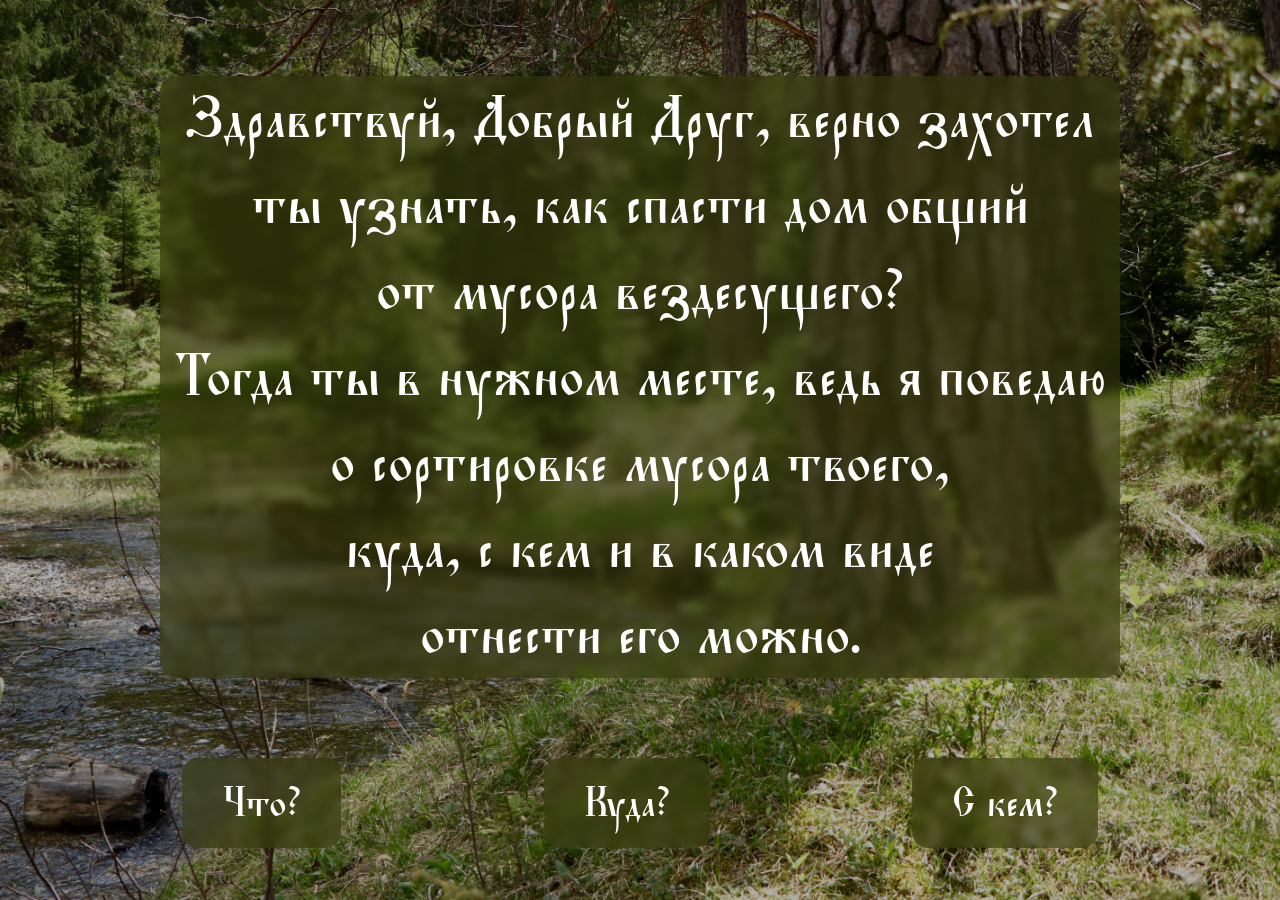
<file: lab2/index.html>
<!DOCTYPE html>
<html lang="ru">
<head>
    <meta charset="UTF-8">
    <link rel="preconnect" href="https://fonts.googleapis.com">
    <link rel="preconnect" href="https://fonts.gstatic.com" crossorigin>
    <link href="https://fonts.googleapis.com/css2?family=Ponomar&display=swap" rel="stylesheet">
    <link rel="stylesheet" href="css/style.css">
    <title>Долголесье</title>
</head>
<body class="home">
<div class = "main-text">
    <p>Здравствуй, Добрый Друг, верно захотел <br> ты узнать, как спасти дом общий <br>от мусора вездесущего? <br>Тогда ты в нужном месте, ведь я поведаю <br> о сортировке мусора твоего,<br> куда, с кем и в каком виде <br> отнести его можно.</p>

</div>
<nav>
    <a href="classes.html" class="navigate-button">Что?</a>
    <a href="points.html" class="navigate-button">Куда?</a>
    <a href="community.html" class="navigate-button">С кем?</a>
</nav>
</body>
</html>
</file>
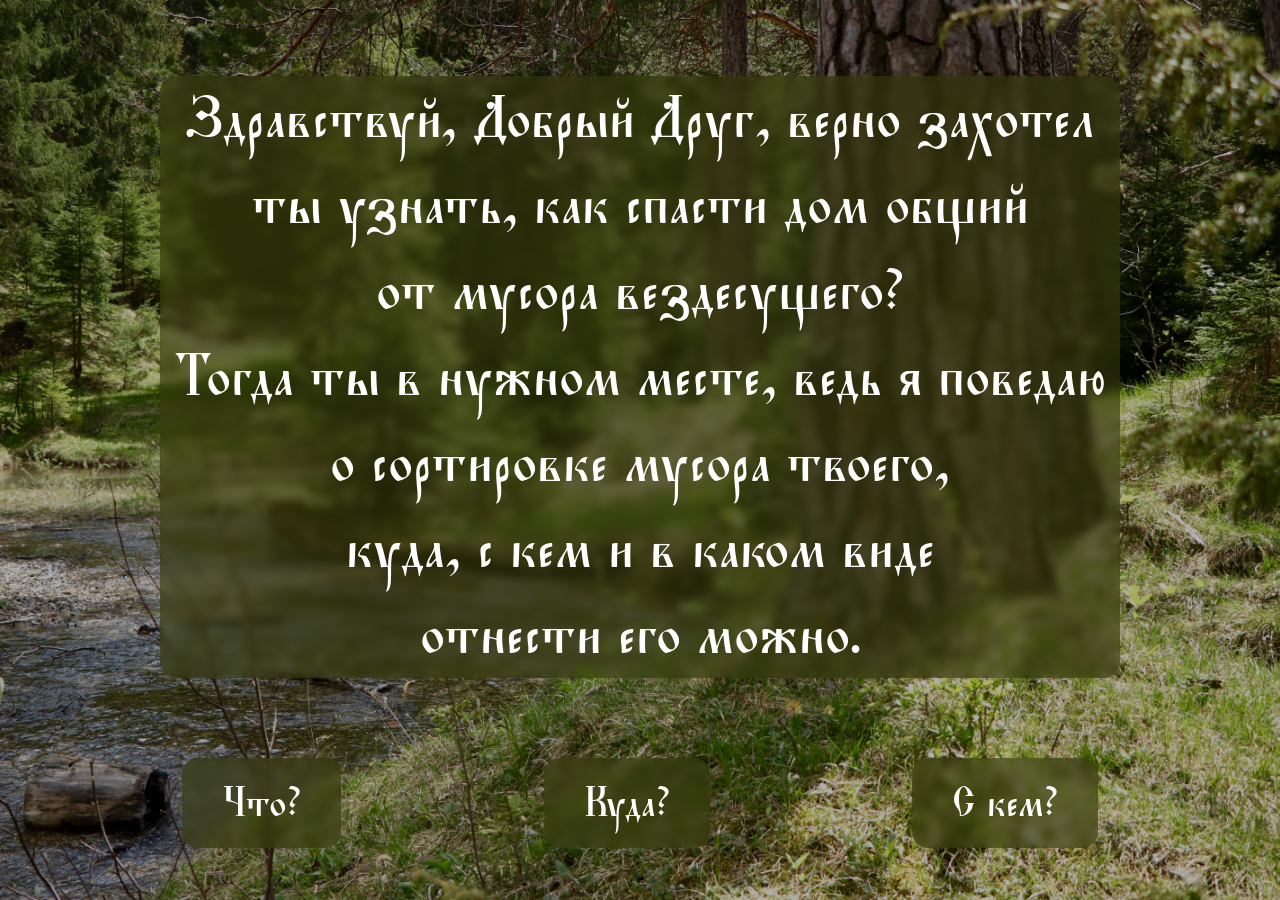
<file: lab4/index.html>
<!DOCTYPE html>
<html lang="ru">
<head>
    <meta charset="UTF-8">
    <link rel="preconnect" href="https://fonts.googleapis.com">
    <link rel="preconnect" href="https://fonts.gstatic.com" crossorigin>
    <link href="https://fonts.googleapis.com/css2?family=Ponomar&display=swap" rel="stylesheet">
    <link rel="stylesheet" href="css/style.css">
    <title>Долголесье</title>
</head>
<body class="page">

<div class="falling-leaves">
    <span class="falling-leaves__leaf">🦗</span>
    <span class="falling-leaves__leaf">🌿</span>
    <span class="falling-leaves__leaf">🍃</span>
    <span class="falling-leaves__leaf">🐞</span>
    <span class="falling-leaves__leaf">🌿</span>
    <span class="falling-leaves__leaf">🍃</span>
</div>

<div class="text-panel">
    <p>Здравствуй, Добрый Друг, верно захотел <br> ты узнать, как спасти дом общий <br>от мусора вездесущего? <br>Тогда ты в нужном месте, ведь я поведаю <br> о сортировке мусора твоего,<br> куда, с кем и в каком виде <br> отнести его можно.</p>

</div>
<nav class="navigation">
    <a href="classes.html" class="navigation__link">Что?</a>
    <a href="points.html" class="navigation__link">Куда?</a>
    <a href="community.html" class="navigation__link">С кем?</a>
</nav>
</body>
</html>
</file>
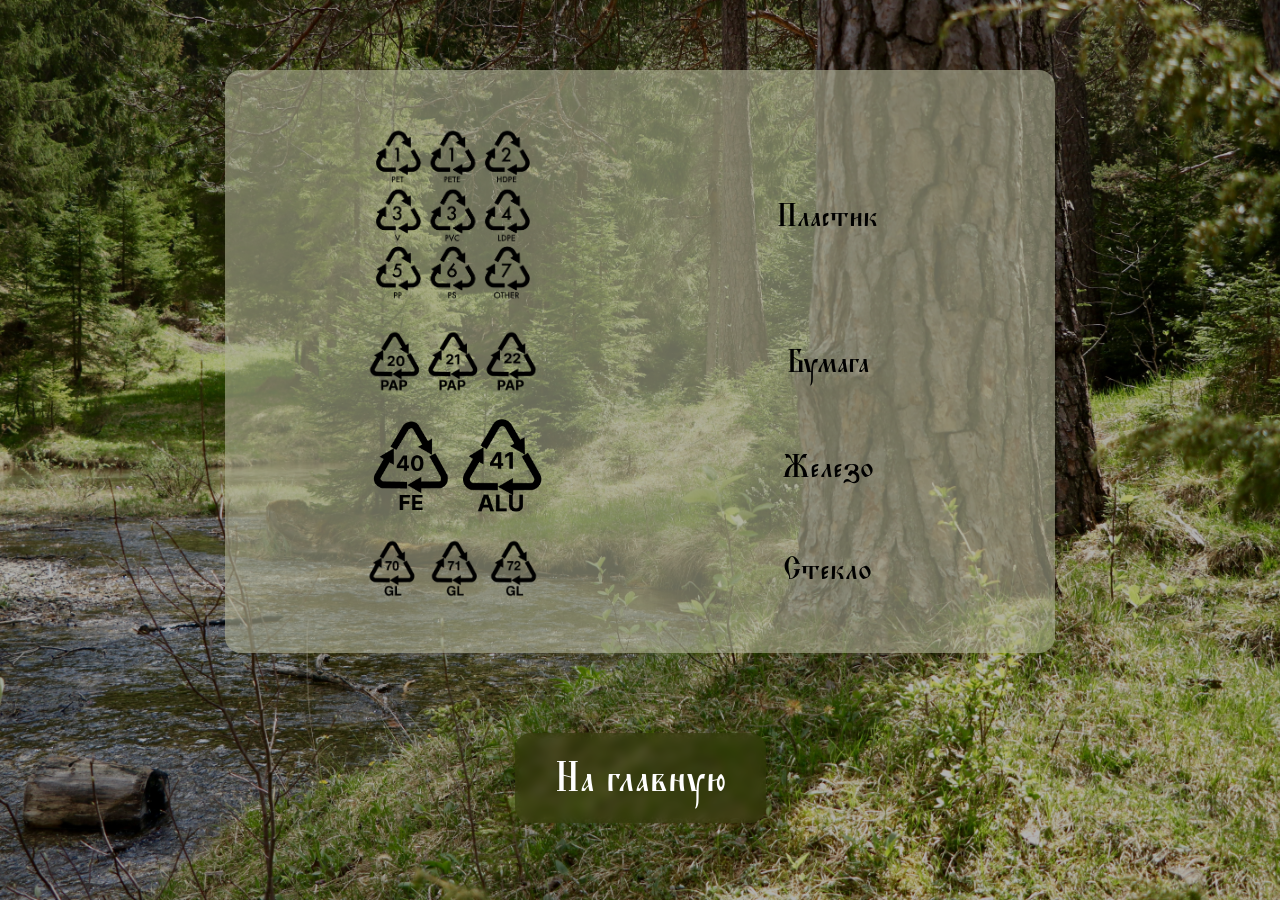
<file: lab2/classes.html>
<!DOCTYPE html>
<html lang="ru">
<head>
    <meta charset="UTF-8">
    <link rel="preconnect" href="https://fonts.googleapis.com">
    <link rel="preconnect" href="https://fonts.gstatic.com" crossorigin>
    <link href="https://fonts.googleapis.com/css2?family=Ponomar&display=swap" rel="stylesheet">
    <link rel="stylesheet" href="css/style.css">
    <title>Долголесье — что сортировать</title>
</head>
<body class="home">

<div class="codes">

    <div class="code-row">
        <img src="img/plastic.png" alt="Коды переработки пластика" class="code-img">
        <p class="code-name">Пластик</p>
    </div>

    <div class="code-row">
        <img src="img/paper.png" alt="Коды переработки бумаги" class="code-img">
        <p class="code-name">Бумага</p>
    </div>

    <div class="code-row">
        <img src="img/metal.png" alt="Коды переработки металла" class="code-img">
        <p class="code-name">Железо</p>
    </div>

    <div class="code-row">
        <img src="img/glass.png" alt="Коды переработки стекла" class="code-img">
        <p class="code-name">Стекло</p>
    </div>

</div>
<nav>
    <a href="index.html" class="navigate-button">На главную</a>
</nav>
</body>
</html>
</file>
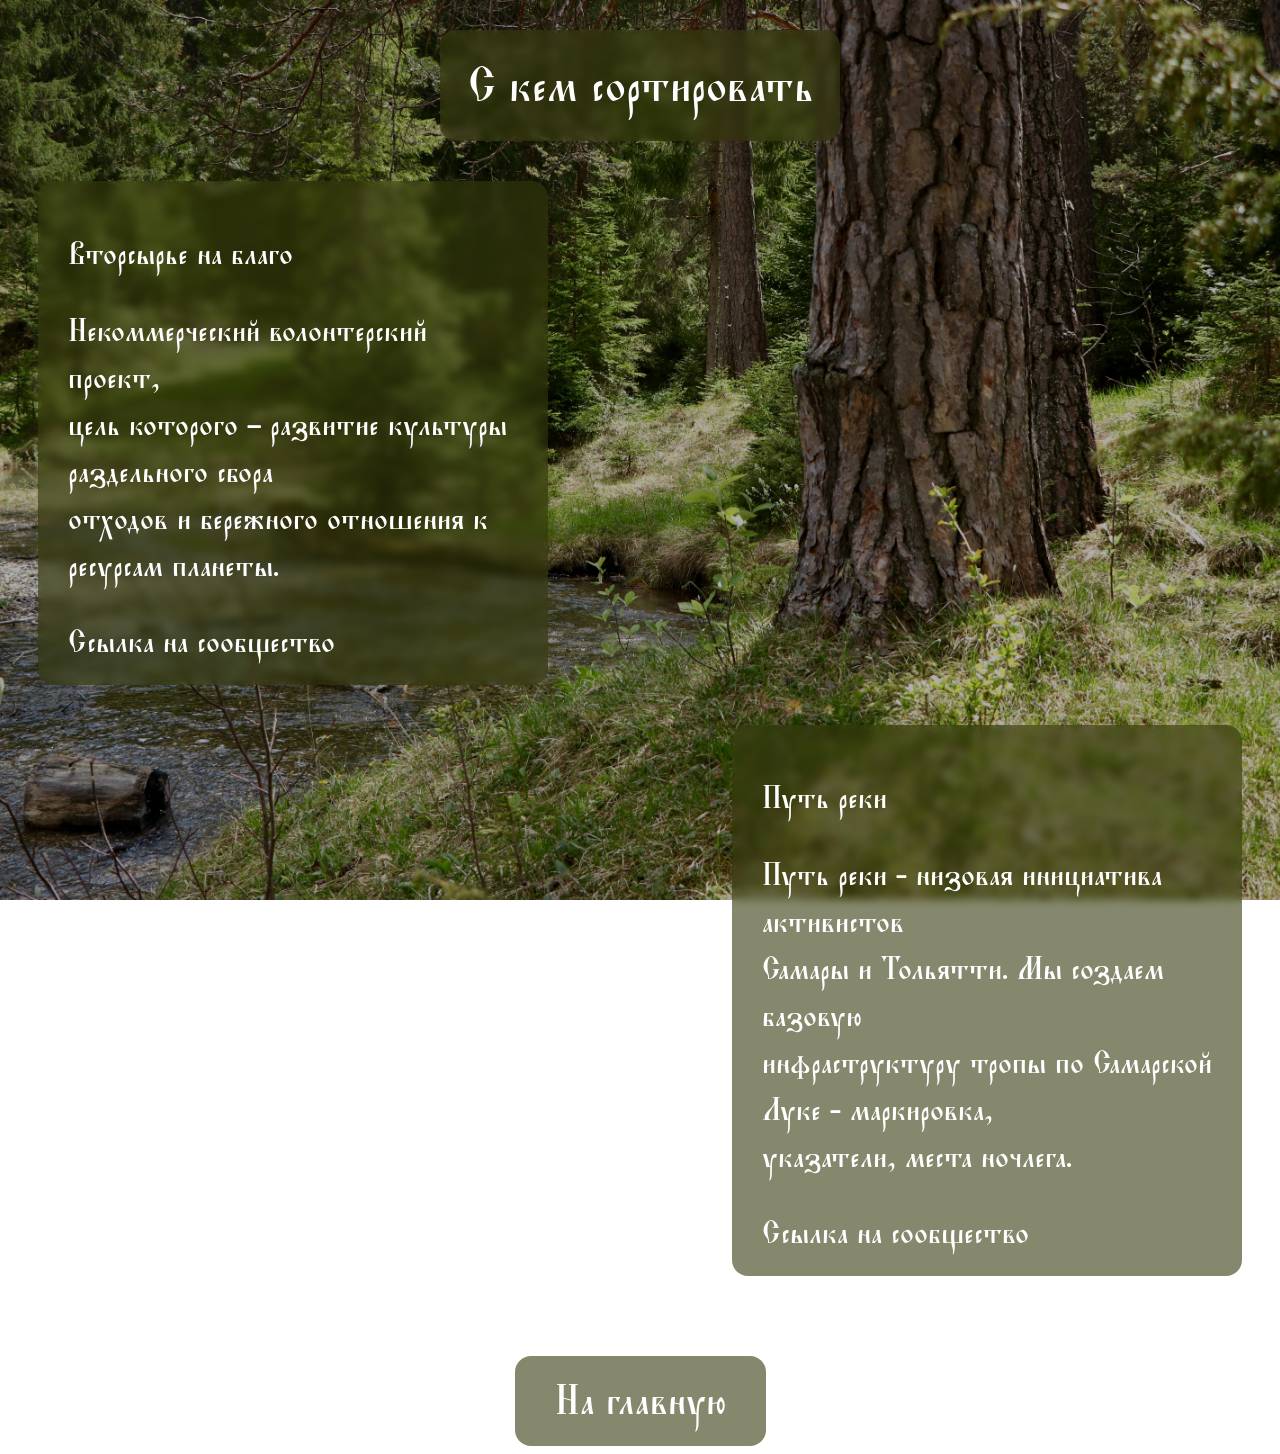
<file: lab2/community.html>
<!DOCTYPE html>
<html lang="ru">
<head>
    <meta charset="UTF-8">
    <link rel="preconnect" href="https://fonts.googleapis.com">
    <link rel="preconnect" href="https://fonts.gstatic.com" crossorigin>
    <link href="https://fonts.googleapis.com/css2?family=Ponomar&display=swap" rel="stylesheet">
    <link rel="stylesheet" href="css/style.css">
    <title>Долголесье — с кем сортировать</title>
</head>
<body class="home">

<div class="main-text community-title">
    <h2>С кем сортировать</h2>
</div>

<div class="main-text community-card left-card">
    <p>Вторсырье на благо</p>
    <p>Некоммерческий волонтерский проект, <br>цель которого – развитие культуры раздельного сбора <br> отходов и бережного отношения к ресурсам планеты.</p>
    <a href="https://vk.ru/rsbor_samara" class="community-link">Ссылка на сообщество</a>
</div>

<div class="main-text community-card right-card">
    <p>Путь реки</p>
    <p>Путь реки - низовая инициатива активистов <br>Самары и Тольятти. Мы создаем базовую <br>инфраструктуру тропы по Самарской Луке - маркировка, <br>указатели, места ночлега.</p>
    <a href="https://vk.ru/followthevolga" class="community-link">Ссылка на сообщество</a>
</div>
<nav>
    <a href="index.html" class="navigate-button">На главную</a>
</nav>
</body>
</html>
</file>
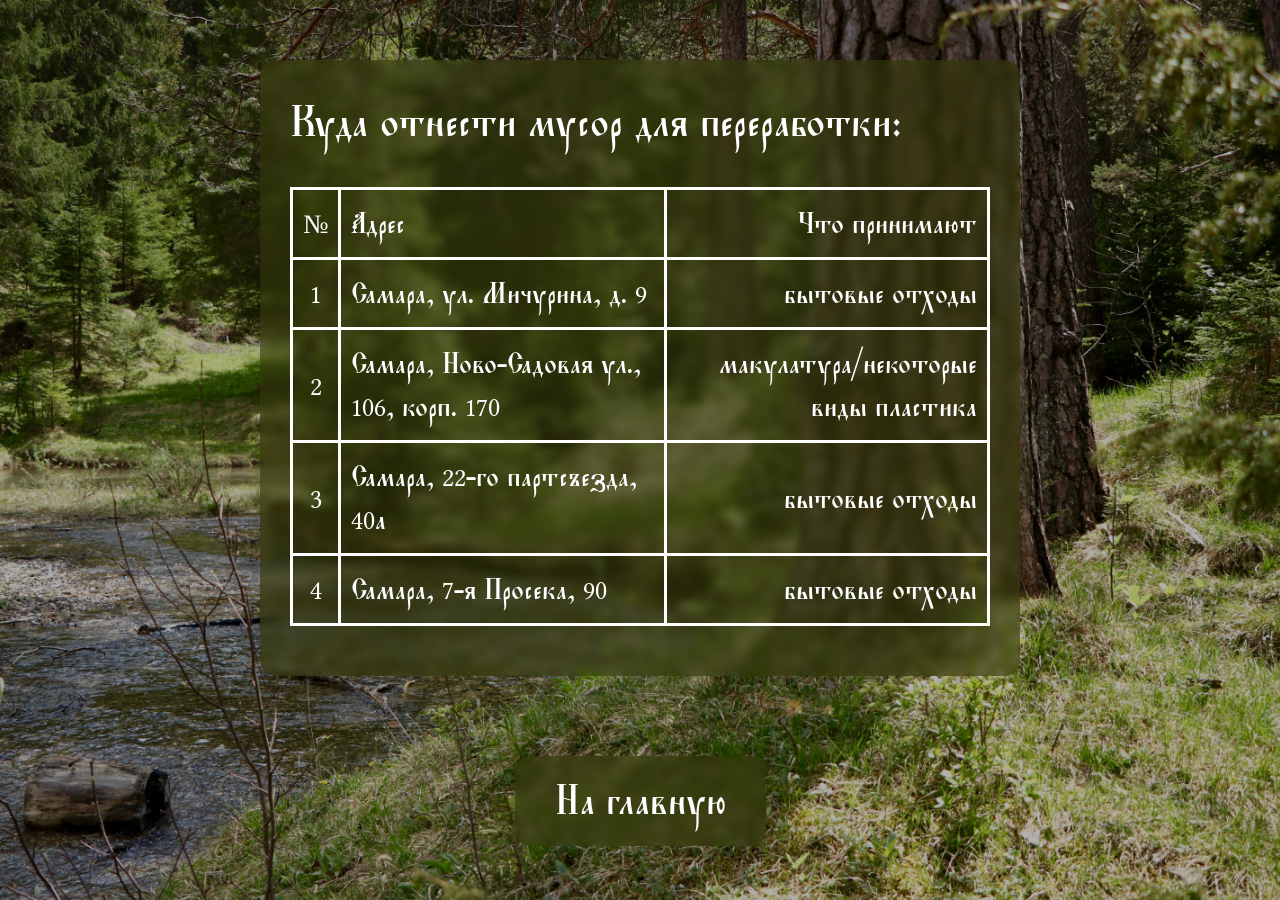
<file: lab2/points.html>
<!DOCTYPE html>
<html lang="ru">
<head>
    <meta charset="UTF-8">
    <link rel="preconnect" href="https://fonts.googleapis.com">
    <link rel="preconnect" href="https://fonts.gstatic.com" crossorigin>
    <link href="https://fonts.googleapis.com/css2?family=Ponomar&display=swap" rel="stylesheet">
    <link rel="stylesheet" href="css/style.css">
    <title>Долголесье — куда сдать</title>
</head>
<body class="home">

<div class="main-text points">
    <h2>Куда отнести мусор для переработки:</h2>

    <table class="points-table">
        <tr>
            <th class="center">№</th>
            <th class="left">Адрес</th>
            <th class="right">Что принимают</th>
        </tr>
        <tr>
            <td class="center">1</td>
            <td class="left">Самара, ул. Мичурина, д. 9</td>
            <td class="right">бытовые отходы</td>
        </tr>
        <tr>
            <td class="center">2</td>
            <td class="left">Самара, Ново-Садовая ул., 106, корп. 170</td>
            <td class="right">макулатура/некоторые виды пластика</td>
        </tr>
        <tr>
            <td class="center">3</td>
            <td class="left">Самара, 22-го партсъезда, 40а</td>
            <td class="right">бытовые отходы</td>
        </tr>
        <tr>
            <td class="center">4</td>
            <td class="left">Самара, 7-я Просека, 90</td>
            <td class="right">бытовые отходы</td>
        </tr>
    </table>
</div>
<nav>
    <a href="index.html" class="navigate-button">На главную</a>
</nav>
</body>
</html>
</file>
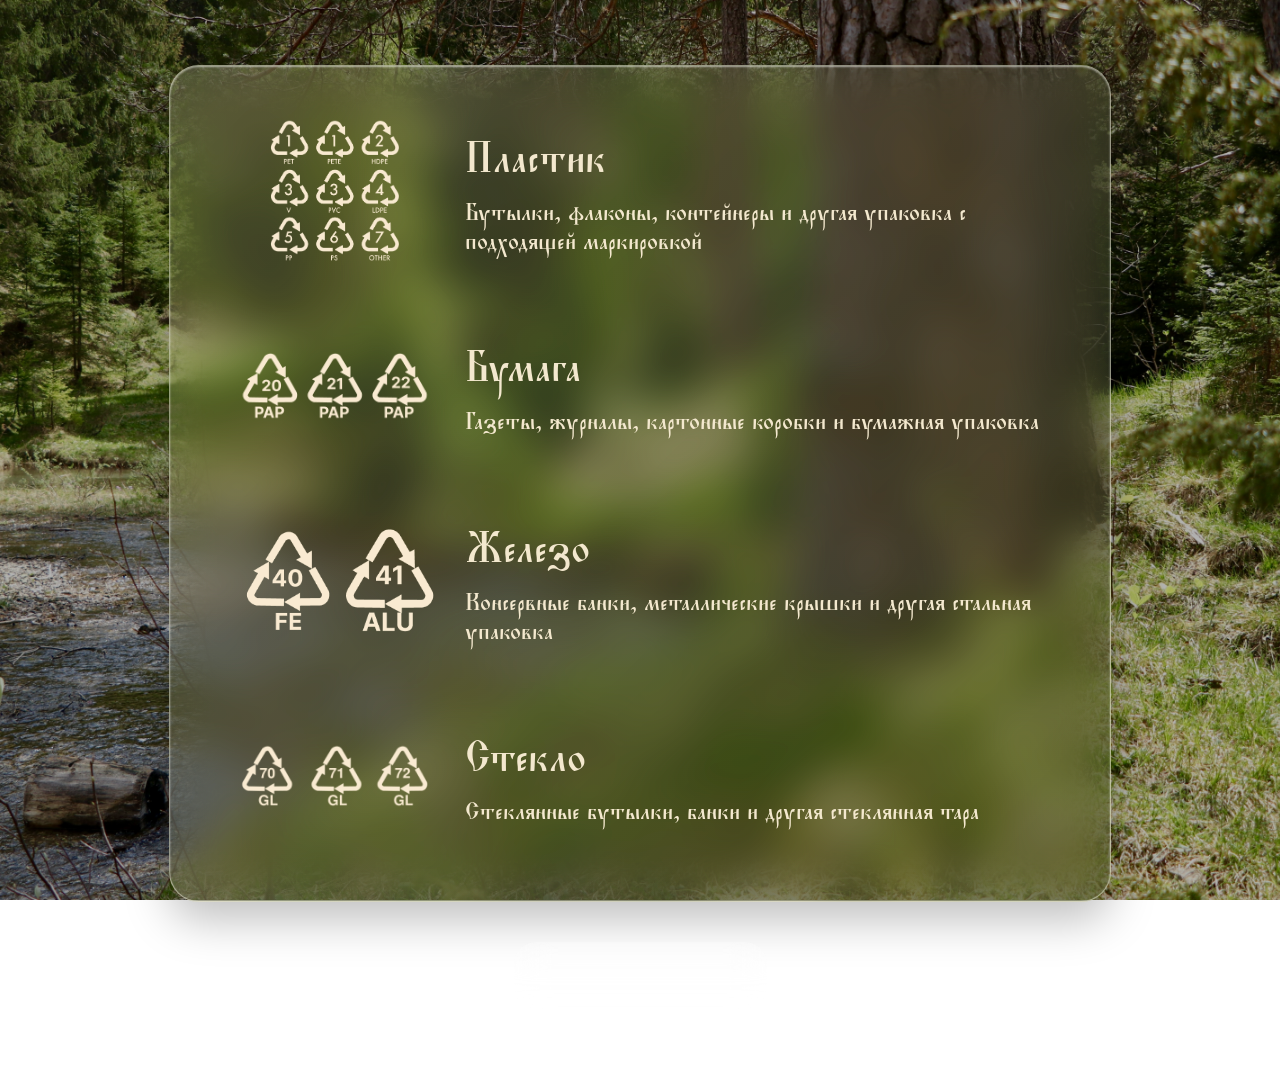
<file: lab4/classes.html>
<!DOCTYPE html>
<html lang="ru">
<head>
    <meta charset="UTF-8">
    <link rel="preconnect" href="https://fonts.googleapis.com">
    <link rel="preconnect" href="https://fonts.gstatic.com" crossorigin>
    <link href="https://fonts.googleapis.com/css2?family=Ponomar&display=swap" rel="stylesheet">
    <link rel="stylesheet" href="css/style.css">
    <title>Долголесье — что сортировать</title>
</head>
<body class="page page--cream">

<main class="sorting-codes">

    <div class="sorting-codes__row">
        <img src="img/plastic.png" alt="Коды переработки пластика" class="sorting-codes__image sorting-codes__image--plastic">
        <div class="sorting-codes__info">
            <h2 class="sorting-codes__title">Пластик</h2>
            <p class="sorting-codes__description">Бутылки, флаконы, контейнеры и другая упаковка с подходящей маркировкой</p>
        </div>
    </div>

    <div class="sorting-codes__row">
        <img src="img/paper.png" alt="Коды переработки бумаги" class="sorting-codes__image">
        <div class="sorting-codes__info">
            <h2 class="sorting-codes__title">Бумага</h2>
            <p class="sorting-codes__description">Газеты, журналы, картонные коробки и бумажная упаковка</p>
        </div>
    </div>

    <div class="sorting-codes__row">
        <img src="img/metal.png" alt="Коды переработки металла" class="sorting-codes__image">
        <div class="sorting-codes__info">
            <h2 class="sorting-codes__title">Железо</h2>
            <p class="sorting-codes__description">Консервные банки, металлические крышки и другая стальная упаковка</p>
        </div>
    </div>

    <div class="sorting-codes__row">
        <img src="img/glass.png" alt="Коды переработки стекла" class="sorting-codes__image">
        <div class="sorting-codes__info">
            <h2 class="sorting-codes__title">Стекло</h2>
            <p class="sorting-codes__description">Стеклянные бутылки, банки и другая стеклянная тара</p>
        </div>
    </div>

</main>

<nav class="navigation navigation--glass">
    <a href="index.html" class="navigation__link">На главную</a>
</nav>

</body>
</html>
</file>
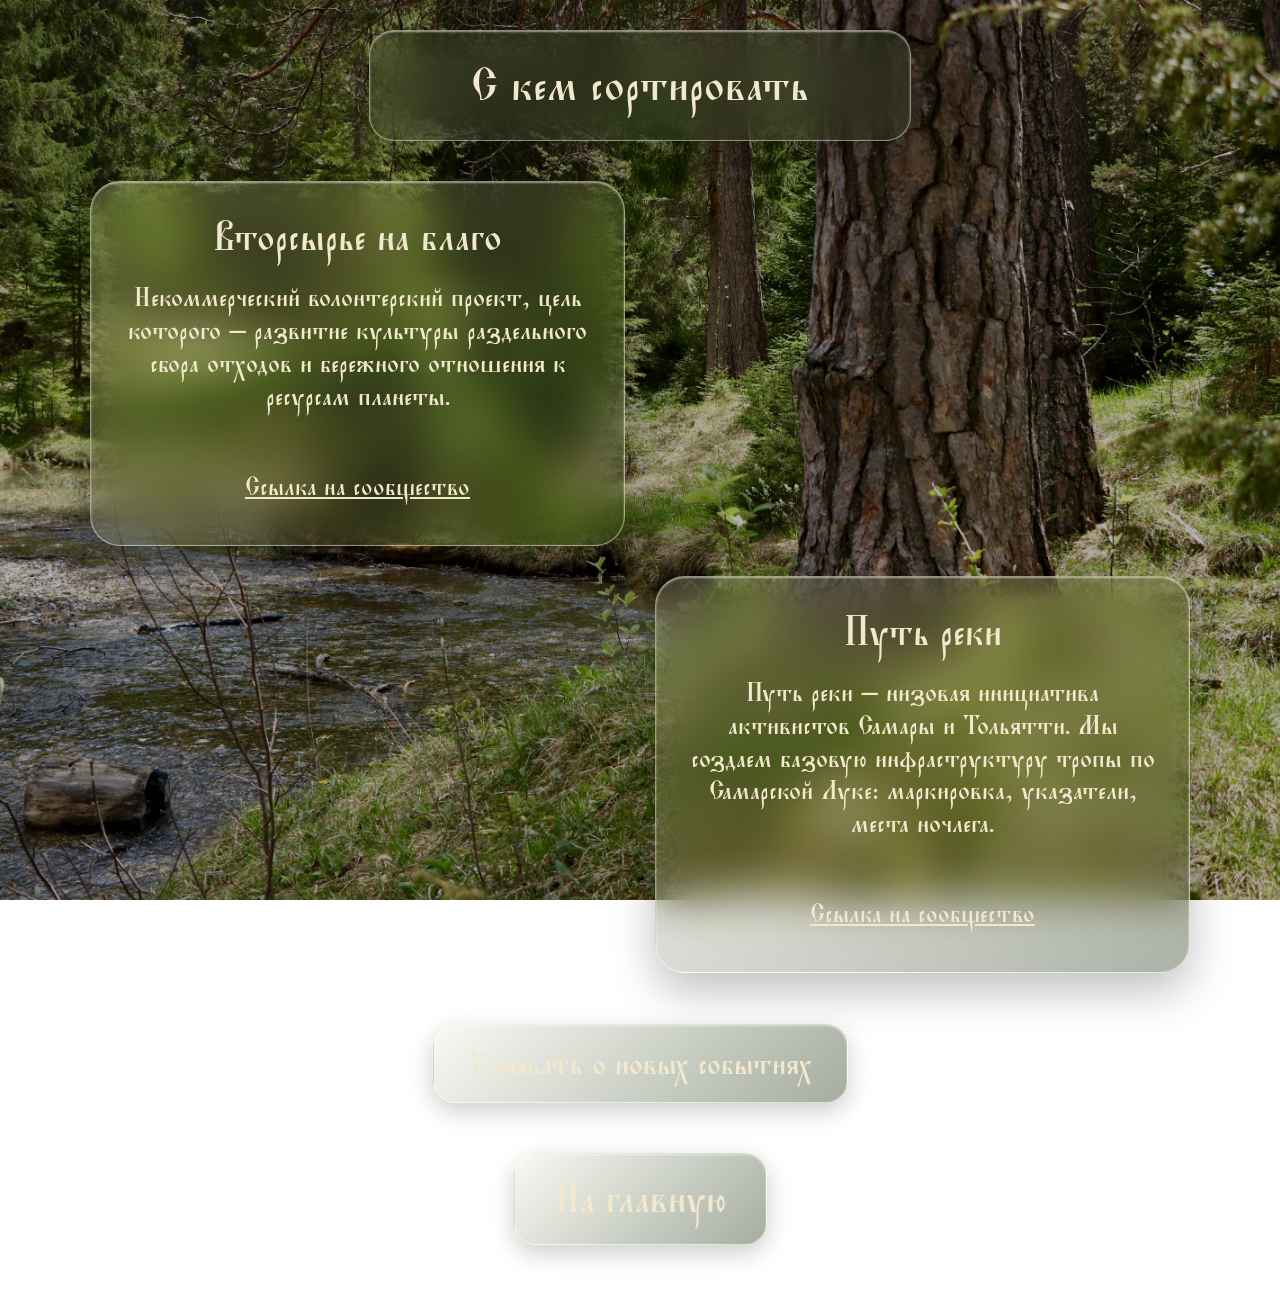
<file: lab4/community.html>
<!DOCTYPE html>
<html lang="ru">
<head>
    <meta charset="UTF-8">
    <link rel="preconnect" href="https://fonts.googleapis.com">
    <link rel="preconnect" href="https://fonts.gstatic.com" crossorigin>
    <link href="https://fonts.googleapis.com/css2?family=Ponomar&display=swap" rel="stylesheet">
    <link rel="stylesheet" href="css/style.css">
    <title>Долголесье — с кем сортировать</title>
</head>
<body class="page page--cream">

<div class="community-heading">
    <h2 class="community-heading__title">С кем сортировать</h2>
</div>

<main class="community-grid">

    <div class="community-card community-grid__item community-grid__item--top-left">
        <h3 class="community-card__title">Вторсырье на благо</h3>
        <p class="community-card__description">
            Некоммерческий волонтерский проект,
            цель которого — развитие культуры
            раздельного сбора отходов и бережного
            отношения к ресурсам планеты.
        </p>
        <a href="https://vk.ru/rsbor_samara" class="community-card__link">
            Ссылка на сообщество
        </a>
    </div>

    <div class="community-card community-grid__item community-grid__item--bottom-right">
        <h3 class="community-card__title">Путь реки</h3>
        <p class="community-card__description">
            Путь реки — низовая инициатива
            активистов Самары и Тольятти.
            Мы создаем базовую инфраструктуру
            тропы по Самарской Луке:
            маркировка, указатели, места ночлега.
        </p>
        <a href="https://vk.ru/followthevolga" class="community-card__link">
            Ссылка на сообщество
        </a>
    </div>

</main>

<section class="subscribe">
    <details>
        <summary class="subscribe__toggle">
            Узнавать о новых событиях
        </summary>

        <div class="subscribe__content">
            <h2 class="subscribe__title">Вести из Долголесья</h2>

            <p class="subscribe__description">
                Подпишись, чтобы узнавать о новых
                экологических акциях и встречах.
            </p>

            <form id="subscribe-form" class="subscribe__form">
                <label class="subscribe__label" for="subscriber-name">Твоё имя</label>
                <input
                        type="text"
                        class="subscribe__field"
                        id="subscriber-name"
                        name="name"
                        placeholder="Как к тебе обращаться?"
                        required
                >

                <label class="subscribe__label" for="subscriber-email">Электронная почта</label>
                <input
                        type="email"
                        class="subscribe__field"
                        id="subscriber-email"
                        name="email"
                        placeholder="example@mail.ru"
                        required
                >

                <label class="subscribe__label subscribe__agreement">
                    <input
                            type="checkbox"
                            class="subscribe__checkbox"
                            id="subscriber-agreement"
                            name="agreement"
                            required
                    >
                    Я согласен получать письма о событиях
                </label>

                <button type="submit" class="subscribe__submit">
                    Подписаться
                </button>

                <p id="subscribe-message" class="subscribe__message"></p>
            </form>
        </div>
    </details>
</section>

<nav class="navigation navigation--glass">
    <a href="index.html" class="navigation__link">На главную</a>
</nav>
<script src="js/subscribe.js"></script>
</body>
</html>
</file>
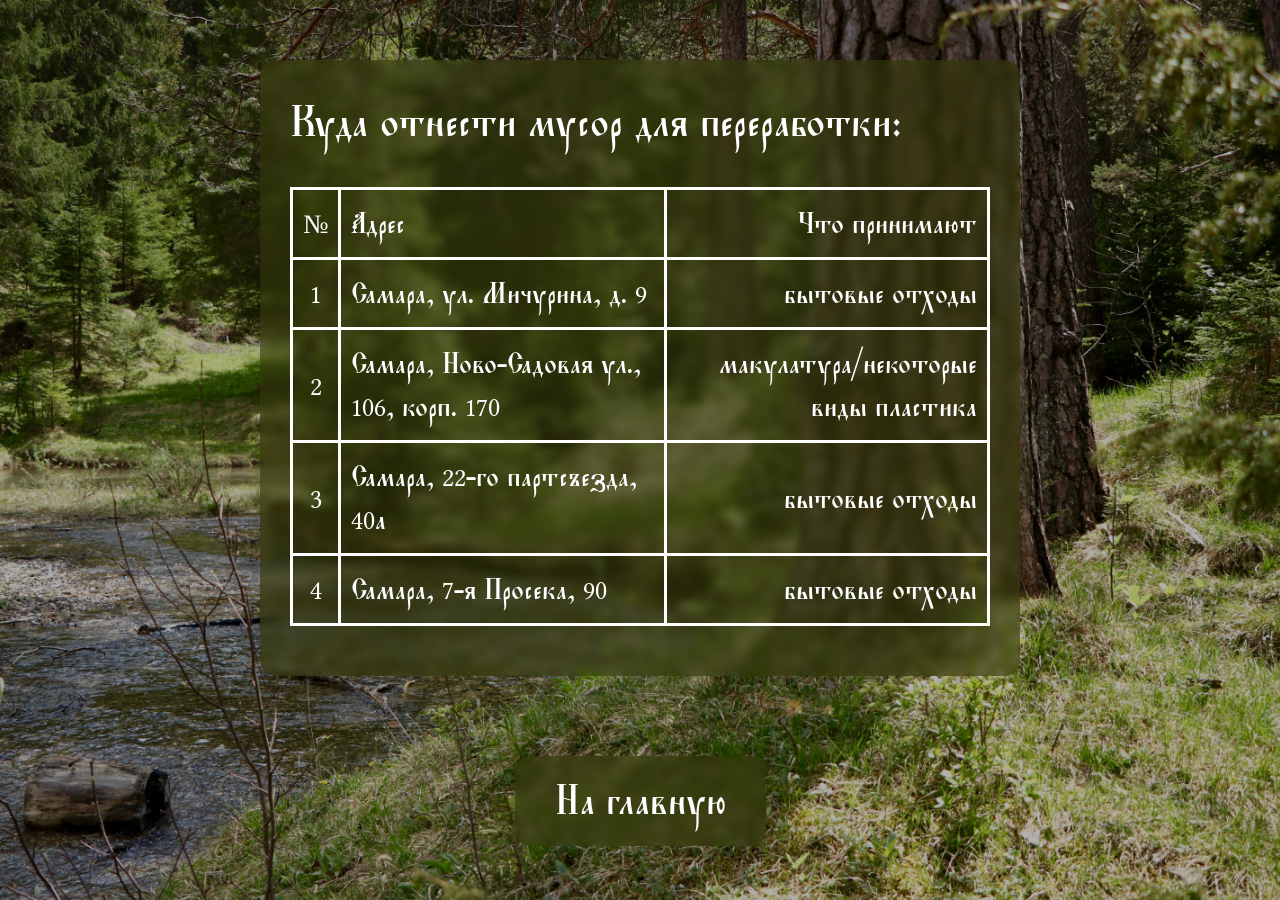
<file: lab4/points.html>
<!DOCTYPE html>
<html lang="ru">
<head>
    <meta charset="UTF-8">
    <link rel="preconnect" href="https://fonts.googleapis.com">
    <link rel="preconnect" href="https://fonts.gstatic.com" crossorigin>
    <link href="https://fonts.googleapis.com/css2?family=Ponomar&display=swap" rel="stylesheet">
    <link rel="stylesheet" href="css/style.css">
    <title>Долголесье — куда сдать</title>
</head>
<body class="page">

<div class="text-panel collection-points">
    <h2 class="collection-points__title">Куда отнести мусор для переработки:</h2>

    <table class="collection-points__table">
        <tr>
            <th class="collection-points__cell collection-points__cell--heading collection-points__cell--number">№</th>
            <th class="collection-points__cell collection-points__cell--heading collection-points__cell--address">Адрес</th>
            <th class="collection-points__cell collection-points__cell--heading collection-points__cell--materials">Что принимают</th>
        </tr>
        <tr>
            <td class="collection-points__cell collection-points__cell--number">1</td>
            <td class="collection-points__cell collection-points__cell--address">Самара, ул. Мичурина, д. 9</td>
            <td class="collection-points__cell collection-points__cell--materials">бытовые отходы</td>
        </tr>
        <tr>
            <td class="collection-points__cell collection-points__cell--number">2</td>
            <td class="collection-points__cell collection-points__cell--address">Самара, Ново-Садовая ул., 106, корп. 170</td>
            <td class="collection-points__cell collection-points__cell--materials">макулатура/некоторые виды пластика</td>
        </tr>
        <tr>
            <td class="collection-points__cell collection-points__cell--number">3</td>
            <td class="collection-points__cell collection-points__cell--address">Самара, 22-го партсъезда, 40а</td>
            <td class="collection-points__cell collection-points__cell--materials">бытовые отходы</td>
        </tr>
        <tr>
            <td class="collection-points__cell collection-points__cell--number">4</td>
            <td class="collection-points__cell collection-points__cell--address">Самара, 7-я Просека, 90</td>
            <td class="collection-points__cell collection-points__cell--materials">бытовые отходы</td>
        </tr>
    </table>
</div>
<nav class="navigation">
    <a href="index.html" class="navigation__link">На главную</a>
</nav>
</body>
</html>
</file>
<file: lab2/css/style.css>
body{
    font-family: Ponomar;
    color: white;
    font-size: 40pt;
    text-align: center;
}

.ponomar-regular {
    font-family: "Ponomar", system-ui;
    font-weight: 400;
    font-style: normal;
}


.home {
    background-image:
            linear-gradient(rgba(0, 0, 0, 0.3), rgba(0, 0, 0, 0.3)),
            url("../img/narrow-river-forest-surrounded-by-beautiful-green-trees.jpg");
    background-size: cover;
    background-position: center;
    background-repeat: no-repeat;
    background-attachment: fixed;
}

.main-text{
    background-color: rgb(52 58 10 / 0.6);
    backdrop-filter: blur(4px);
    margin: 6% 12%;
    border-radius: 16px;
}

nav {
    display: flex;
    justify-content: center;
    gap: 16%;
    margin-top: 80px;
    text-decoration: none;
}

.navigate-button {
    background-color: rgb(52 58 10 / 0.6);
    backdrop-filter: blur(4px);
    color: white;
    font-family: inherit;
    font-size: 28pt;
    padding: 15px 40px;
    border: none;
    border-radius: 16px;
    cursor: pointer;
    text-decoration: none;
}

.navigate-button:hover {
    background-color: rgb(52 58 10 / 0.8);
}

.points {
    max-width: 700px;
    margin: 60px auto;
    padding: 30px 30px 50px;
    font-size: 20pt;
    text-align: left;
}

.points h2 {
    font-weight: normal;
    margin-top: 0;
}

.points-table {
    width: 100%;
    border-collapse: collapse;
}

.points-table th,
.points-table td {
    border: 3px solid white;
    padding: 12px 10px;
}

.points-table th {
    font-weight: normal;
}

.left   { text-align: left; }
.center { text-align: center; }
.right  { text-align: right; }

.community-title {
    width: 400px;
    margin: 30px auto;
    padding: 5px 0;
    font-size: 22pt;
}

.community-title h2 {
    font-weight: normal;
    margin: 15px 0;
}

.community-card {
    width: 450px;
    padding: 20px 30px;
    font-size: 22pt;
    text-align: left;
}

.left-card {
    margin: 40px auto 40px 30px;
}

.right-card {
    margin: 40px 30px 40px auto;
}

.community-link {
    color: white;
    text-decoration: none;
}

.community-link:hover {
    text-decoration: underline;
}

.codes {
    max-width: 750px;
    margin: 70px auto;
    padding: 30px 40px;
    background-color: rgb(177 179 151 / 0.6);
    border-radius: 16px;
}

.code-row {
    display: flex;
    align-items: center;
    margin: 25px 0;
}

.code-img {
    width: 50%;
    max-width: 180px;
    margin: 0 auto;
}

.code-name {
    width: 50%;
    margin: 0;
    color: #000000;
    font-size: 22pt;
    text-align: center;
}
</file>
<file: lab4/css/style.css>
:root {
    --color-white: white;
    --color-cream: #F3E8CE;
    --color-forest-overlay: rgba(0, 0, 0, 0.3);
    --color-olive: rgb(52 58 10 / 0.6);
    --color-olive-hover: rgb(52 58 10 / 0.8);
    --color-glass-light: rgba(235, 235, 210, 0.20);
    --color-glass-dark: rgba(48, 62, 35, 0.40);
    --color-glass-border: rgba(255, 255, 240, 0.45);
    --color-glass-highlight: rgba(255, 255, 255, 0.55);
    --color-glass-shadow: rgba(0, 0, 0, 0.25);
    --color-button-light: rgba(225, 235, 205, 0.24);
    --color-button-dark: rgba(42, 58, 28, 0.42);
    --color-button-hover: rgba(225, 235, 205, 0.32);
    --color-button-border: rgba(255, 255, 240, 0.5);
    --color-button-highlight: rgba(255, 255, 255, 0.5);
    --color-button-shadow: rgba(0, 0, 0, 0.2);
    --color-field-background: rgba(30, 45, 25, 0.35);
    --color-field-border: rgba(255, 255, 240, 0.4);
    --color-placeholder: rgba(243, 232, 206, 0.6);
    --color-checkbox: #72885A;
}

.page {
    font-family: Ponomar;
    color: var(--color-white);
    font-size: 40pt;
    text-align: center;
    background-image:
            linear-gradient(var(--color-forest-overlay), var(--color-forest-overlay)),
            url("../img/narrow-river-forest-surrounded-by-beautiful-green-trees.jpg");
    background-size: cover;
    background-position: center;
    background-repeat: no-repeat;
    background-attachment: fixed;
}

.page--cream {
    color: var(--color-cream);
}

.text-panel {
    background-color: var(--color-olive);
    backdrop-filter: blur(4px);
    margin: 6% 12%;
    border-radius: 16px;
}

.navigation {
    display: flex;
    justify-content: center;
    gap: 16%;
    margin-top: 80px;
    text-decoration: none;
}

.navigation__link {
    background-color: var(--color-olive);
    backdrop-filter: blur(4px);
    color: var(--color-white);
    font-family: inherit;
    font-size: 28pt;
    padding: 15px 40px;
    border: none;
    border-radius: 16px;
    cursor: pointer;
    text-decoration: none;
}

.navigation__link:hover {
    background-color: var(--color-olive-hover);
}

/* Кнопка "На главную" */

.navigation--glass {
    margin: 30px auto 50px;
}

.navigation--glass .navigation__link {
    color: var(--color-cream);

    background: linear-gradient(
            135deg,
            var(--color-button-light),
            var(--color-button-dark)
    );

    backdrop-filter: blur(18px) saturate(150%);

    border: 1px solid var(--color-button-border);
    border-radius: 22px;

    box-shadow:
            inset 0 1px 2px var(--color-button-highlight),
            0 8px 24px var(--color-button-shadow);
}

.navigation--glass .navigation__link:hover {
    background: var(--color-button-hover);
}

/* Пункты приёма */

.collection-points {
    max-width: 700px;
    margin: 60px auto;
    padding: 30px 30px 50px;
    font-size: 20pt;
    text-align: left;
}

.collection-points__title {
    font-weight: normal;
    margin-top: 0;
}

.collection-points__table {
    width: 100%;
    border-collapse: collapse;
}

.collection-points__cell {
    border: 3px solid var(--color-white);
    padding: 12px 10px;
}

.collection-points__cell--heading {
    font-weight: normal;
}

.collection-points__cell--address {
    text-align: left;
}
.collection-points__cell--number {
    text-align: center;
}
.collection-points__cell--materials {
    text-align: right;
}

/* Страница "С кем сортировать" */

.community-heading {
    width: 500px;
    margin: 30px auto;
    padding: 10px 20px;
    text-align: center;

    background: var(--color-glass-dark);
    backdrop-filter: blur(22px);

    border: 1px solid var(--color-glass-border);
    border-radius: 25px;

    box-shadow:
            inset 0 1px 2px var(--color-glass-highlight),
            0 18px 45px var(--color-glass-shadow);
}

.community-heading__title {
    margin: 10px;
    font-size: 32pt;
    font-weight: normal;
}

.community-grid {
    display: grid;
    grid-template-columns: 1fr 1fr;
    gap: 30px;

    max-width: 1100px;
    margin: 40px auto;
}

.community-card {
    padding: 25px 30px;

    background: linear-gradient(
            135deg,
            var(--color-glass-light),
            var(--color-glass-dark)
    );

    backdrop-filter: blur(22px) saturate(150%);

    border: 1px solid var(--color-glass-border);
    border-radius: 30px;

    box-shadow:
            inset 0 1px 2px var(--color-glass-highlight),
            0 18px 45px var(--color-glass-shadow);
}

.community-grid__item--top-left {
    grid-column: 1;
    grid-row: 1;
}

.community-grid__item--bottom-right {
    grid-column: 2;
    grid-row: 2;
}

.community-card__title {
    margin: 0 0 15px;
    font-size: 28pt;
    font-weight: normal;
}

.community-card__description {
    margin: 0 0 20px;
    font-size: 19pt;
    line-height: 1.3;
}

.community-card__link {
    color: var(--color-cream);
    font-size: 18pt;
    text-decoration: underline;
}

.community-card__link:hover {
    color: var(--color-white);
}

/* Страница "Что сортировать" */

.sorting-codes {
    display: flex;
    flex-direction: column;
    gap: 15px;

    max-width: 850px;
    margin: 65px auto 40px;
    padding: 35px 45px;

    background: linear-gradient(
            135deg,
            var(--color-glass-light),
            var(--color-glass-dark)
    );

    backdrop-filter: blur(22px) saturate(150%);
    border: 1px solid var(--color-glass-border);
    border-radius: 30px;

    box-shadow:
            inset 0 1px 2px var(--color-glass-highlight),
            0 18px 45px var(--color-glass-shadow);
}

.sorting-codes__row {
    display: flex;
    align-items: center;
    gap: 30px;
    min-height: 160px;
    padding: 10px 20px;
}

.sorting-codes__image {
    width: 200px;
    height: 150px;
    object-fit: contain;
    flex-shrink: 0;

    filter: invert(90%) sepia(12%) saturate(350%);
}

.sorting-codes__image--plastic {
    width: 260px;
    margin-left: -30px;
    margin-right: -30px;
}

.sorting-codes__info {
    display: flex;
    flex-direction: column;
    justify-content: center;
    gap: 8px;
    flex: 1;
    text-align: left;
}

.sorting-codes__title {
    margin: 0;
    font-size: 30pt;
    font-weight: normal;
    color: var(--color-cream);
}

.sorting-codes__description {
    margin: 0;
    font-size: 17pt;
    line-height: 1.3;
    color: var(--color-cream);
}

/* Падающие листья */

.falling-leaves {
    position: fixed;
    top: 0;
    left: 0;
    width: 100%;
    height: 100%;
    pointer-events: none;
    overflow: hidden;
    z-index: 1;
}

.falling-leaves__leaf {
    position: absolute;
    top: -60px;
    font-size: 35px;
    opacity: 0;

    animation: falling-leaf 12s linear infinite;
}

/* Разное положение и скорость листьев */

.falling-leaves__leaf:nth-child(1) {
    left: 10%;
    animation-duration: 11s;
    animation-delay: 0s;
}

.falling-leaves__leaf:nth-child(2) {
    left: 25%;
    animation-duration: 14s;
    animation-delay: -5s;
}

.falling-leaves__leaf:nth-child(3) {
    left: 42%;
    animation-duration: 12s;
    animation-delay: -8s;
}

.falling-leaves__leaf:nth-child(4) {
    left: 60%;
    animation-duration: 15s;
    animation-delay: -3s;
}

.falling-leaves__leaf:nth-child(5) {
    left: 78%;
    animation-duration: 13s;
    animation-delay: -10s;
}

.falling-leaves__leaf:nth-child(6) {
    left: 90%;
    animation-duration: 16s;
    animation-delay: -6s;
}

/* Анимация падения */

@keyframes falling-leaf {
    0% {
        transform: translate(0, -50px) rotate(0deg);
        opacity: 0;
    }

    10% {
        opacity: 0.9;
    }

    25% {
        transform: translate(40px, 25vh) rotate(90deg);
    }

    50% {
        transform: translate(-30px, 50vh) rotate(180deg);
    }

    75% {
        transform: translate(50px, 75vh) rotate(270deg);
        opacity: 0.9;
    }

    100% {
        transform: translate(-20px, 110vh) rotate(360deg);
        opacity: 0;
    }
}

/* Подписка на события */

.subscribe {
    max-width: 600px;
    margin: 30px auto 50px;
    text-align: center;
}

/* Кнопка открытия формы */

.subscribe__toggle {
    display: inline-block;
    padding: 15px 35px;

    font-size: 22pt;
    cursor: pointer;
    list-style: none;

    background: linear-gradient(
            135deg,
            var(--color-button-light),
            var(--color-button-dark)
    );

    backdrop-filter: blur(18px) saturate(150%);
    border: 1px solid var(--color-button-border);
    border-radius: 22px;

    box-shadow:
            inset 0 1px 2px var(--color-button-highlight),
            0 8px 24px var(--color-button-shadow);
}

.subscribe__toggle::-webkit-details-marker {
    display: none;
}

.subscribe__toggle:hover {
    background: var(--color-button-hover);
}

/* Стеклянный блок формы */

.subscribe__content {
    margin-top: 25px;
    padding: 30px 40px;

    background: linear-gradient(
            135deg,
            var(--color-glass-light),
            var(--color-glass-dark)
    );

    backdrop-filter: blur(22px) saturate(150%);
    border: 1px solid var(--color-glass-border);
    border-radius: 30px;

    box-shadow:
            inset 0 1px 2px var(--color-glass-highlight),
            0 18px 45px var(--color-glass-shadow);
}

.subscribe__title {
    margin: 0 0 15px;
    font-size: 30pt;
    font-weight: normal;
}

.subscribe__description,
.subscribe__message {
    margin: 0 0 25px;
    font-size: 18pt;
    line-height: 1.3;
}

/* Поля формы */

.subscribe__form {
    display: flex;
    flex-direction: column;
    gap: 12px;
    text-align: left;
}

.subscribe__label {
    font-size: 19pt;
}

.subscribe__field {
    padding: 12px 15px;

    font-family: "Ponomar", serif;
    font-size: 18pt;
    color: var(--color-cream);

    background: var(--color-field-background);
    border: 1px solid var(--color-field-border);
    border-radius: 15px;
    outline: none;
}

.subscribe__field::placeholder {
    color: var(--color-placeholder);
}

.subscribe__field:focus,
.subscribe__checkbox:focus {
    border-color: var(--color-cream);
}

/* Согласие на рассылку */

.subscribe__agreement {
    display: flex;
    align-items: center;
    gap: 12px;

    margin: 10px 0;
    cursor: pointer;
}

.subscribe__checkbox {
    width: 20px;
    height: 20px;
    accent-color: var(--color-checkbox);
    cursor: pointer;
}

/* Кнопка отправки */

.subscribe__submit {
    align-self: center;
    margin-top: 10px;
    padding: 12px 40px;

    font-family: "Ponomar", serif;
    font-size: 21pt;
    color: var(--color-cream);
    cursor: pointer;

    background: linear-gradient(
            135deg,
            var(--color-button-light),
            var(--color-button-dark)
    );

    border: 1px solid var(--color-button-border);
    border-radius: 20px;

    box-shadow:
            inset 0 1px 2px var(--color-button-highlight),
            0 8px 24px var(--color-button-shadow);
}

.subscribe__submit:hover {
    background: var(--color-button-hover);
}

/* Сообщение после отправки */

.subscribe__message {
    text-align: center;
    color: var(--color-cream);
}
</file>
